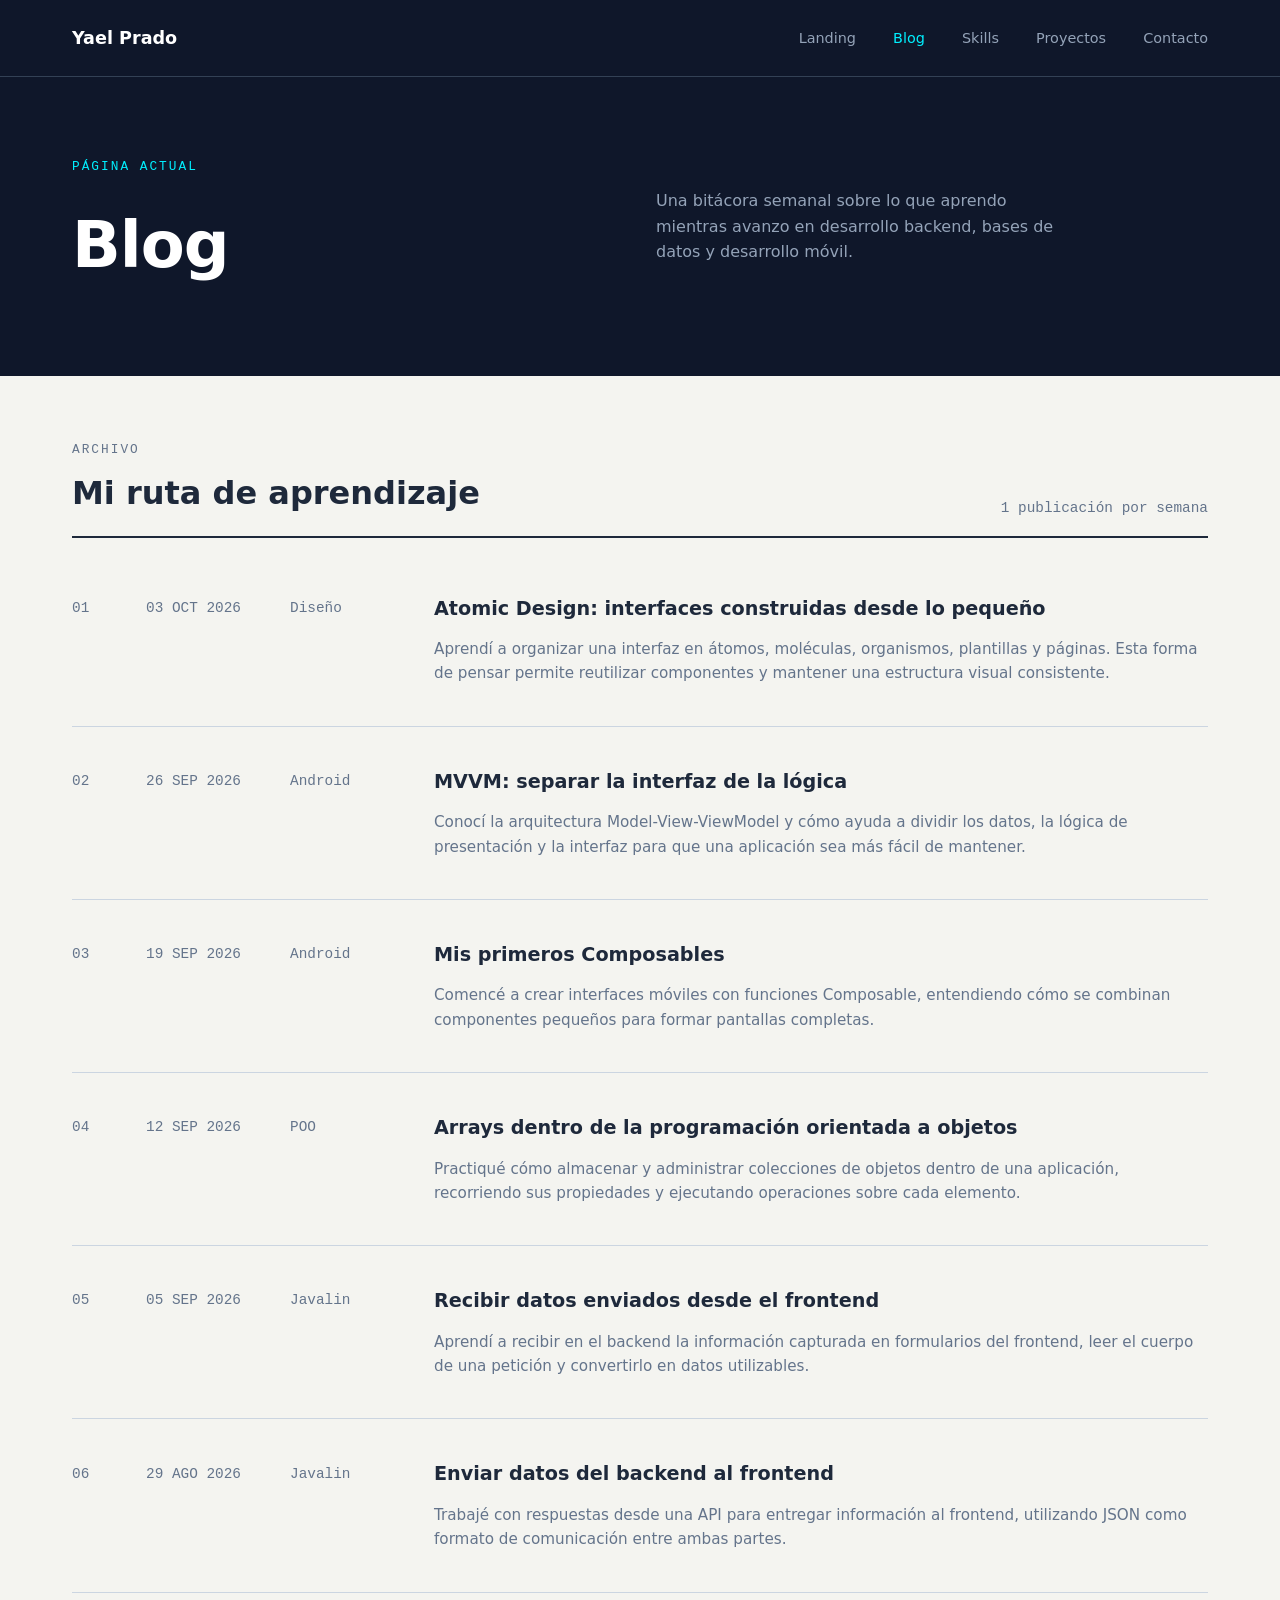
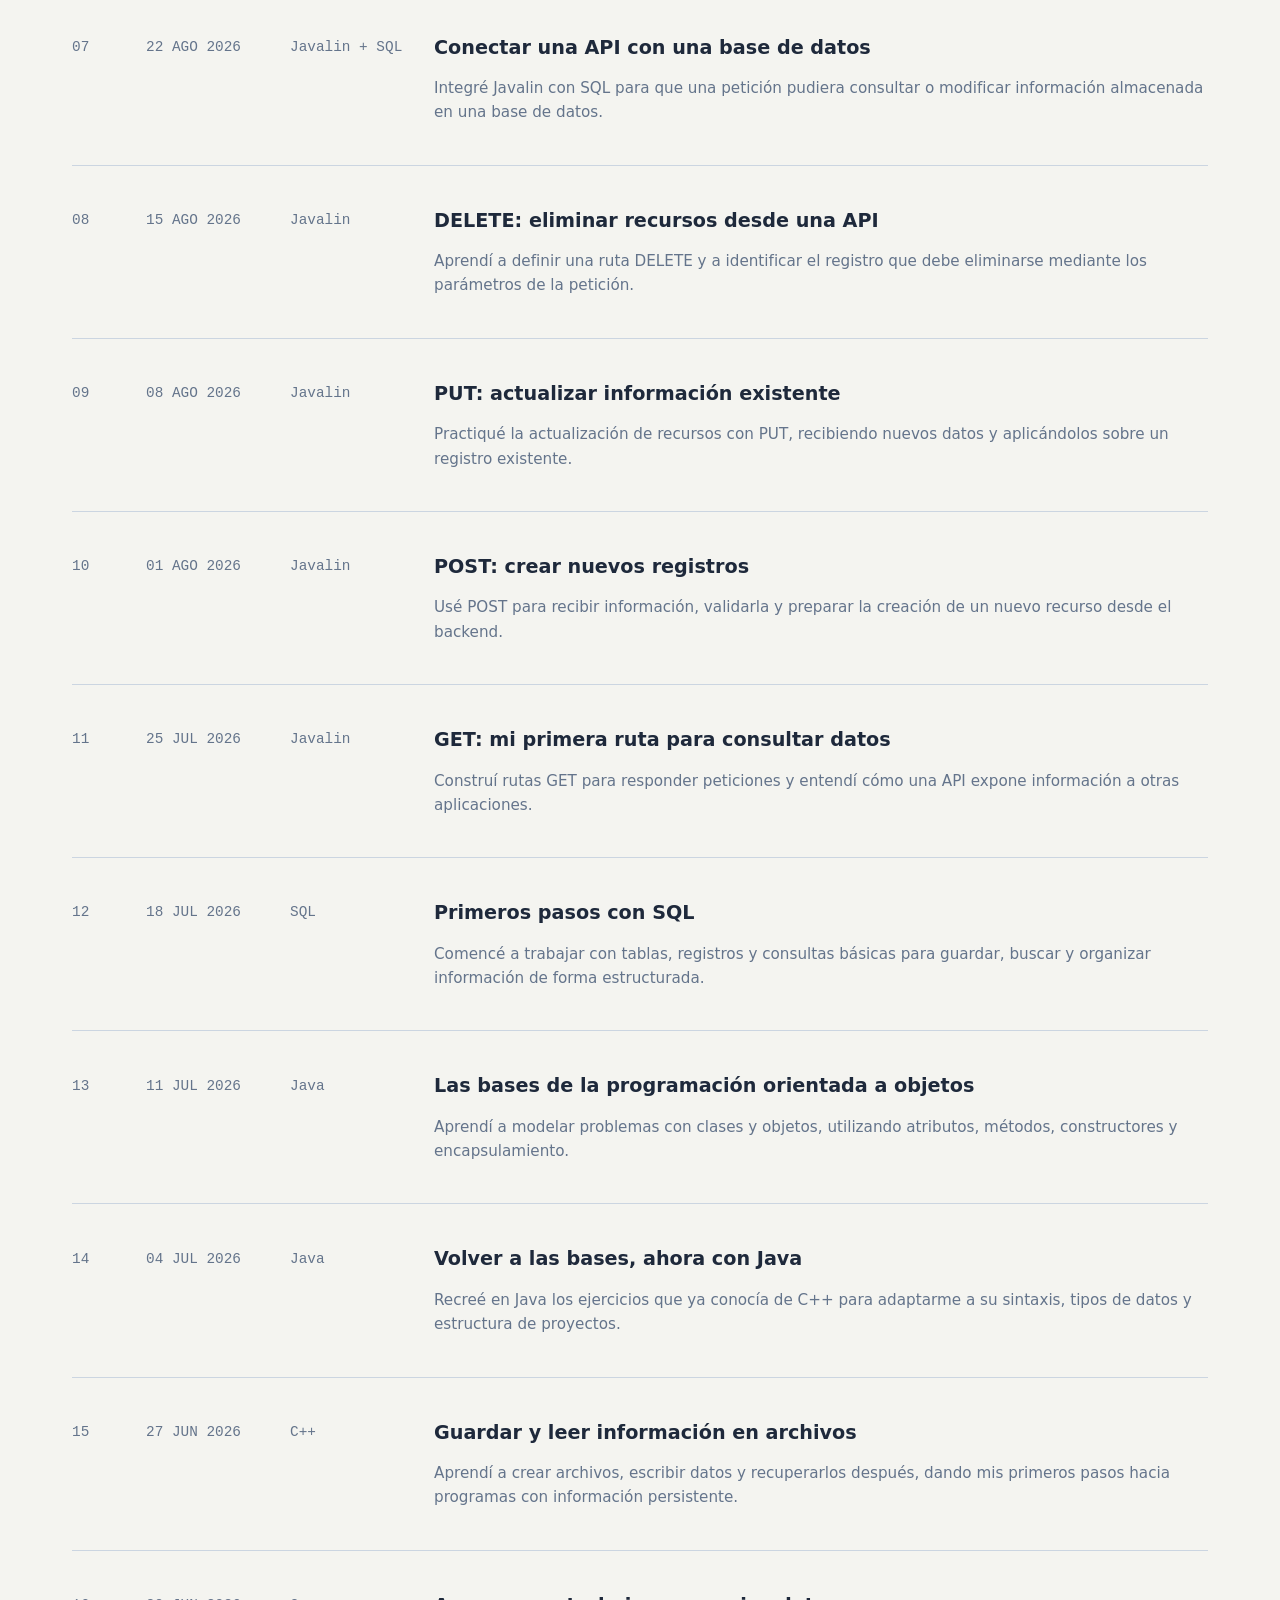
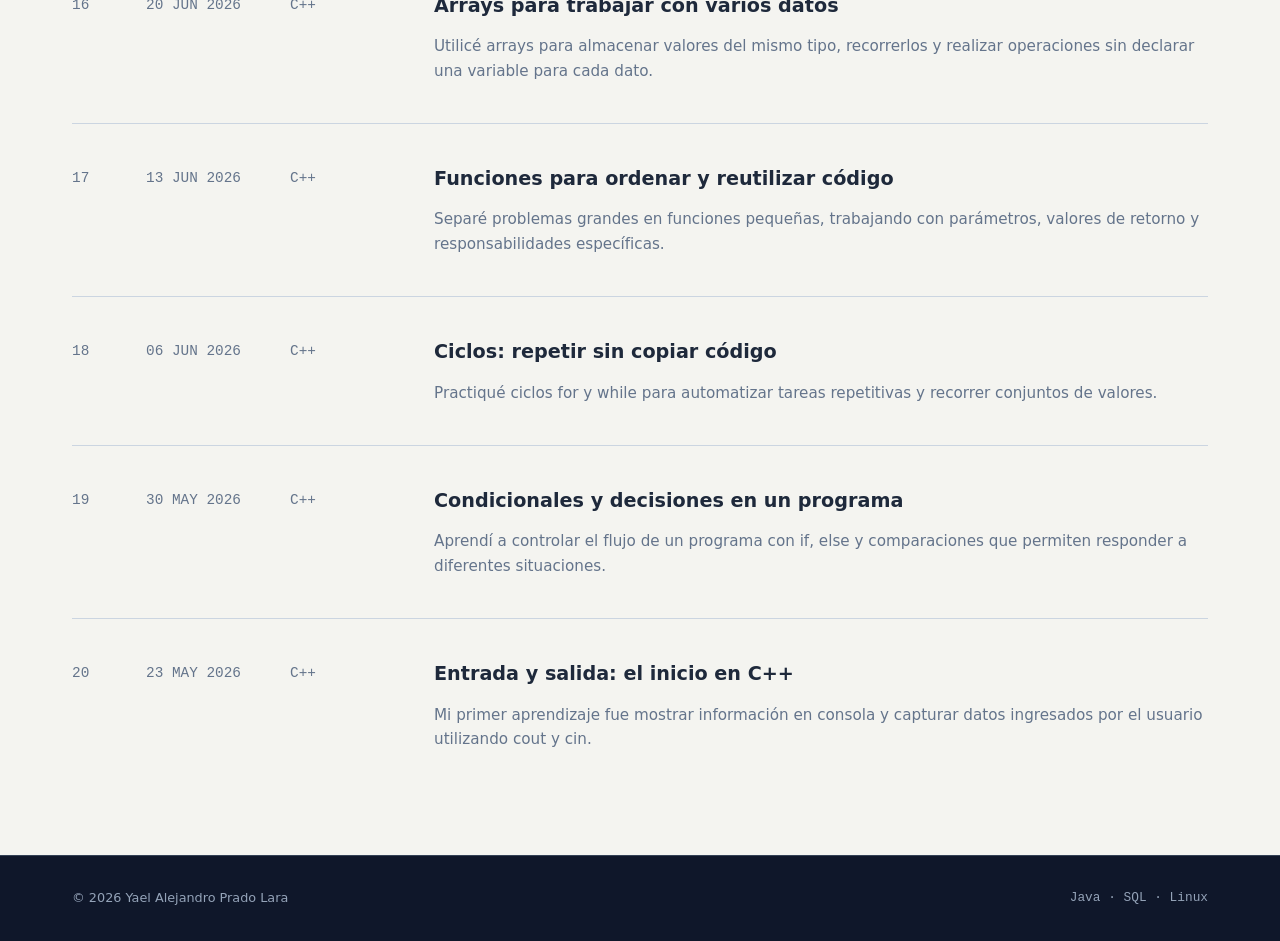
<file: Pages/blog.html>
<!DOCTYPE html>
<html lang="es">
<head>
    <meta charset="UTF-8">
    <meta name="viewport" content="width=device-width, initial-scale=1.0">
    <title>Yael Prado - Blog</title>
    <link rel="stylesheet" href="../CSS/common.css">
    <link rel="stylesheet" href="../CSS/blog.css">
</head>
<body>

    <!-- Navegación -->
    <header>
        <div class="nav-container">
            <div class="logo">Yael Prado</div>
            <nav>
                <a href="../index.html">Landing</a>
                <a href="../Pages/blog.html" class="active">Blog</a>
                <a href="../Pages/skills.html">Skills</a>
                <a href="../Pages/proyectos.html">Proyectos</a>
                <a href="../Pages/contacto.html">Contacto</a>
            </nav>
        </div>
    </header>

    <!-- Header del Blog -->
    <main>
        <div class="page-header">
            <div class="header-left">
                <span class="page-subtitle">PÁGINA ACTUAL</span>
                <h1 class="page-title">Blog</h1>
            </div>
            <div class="header-right">
                <p>Una bitácora semanal sobre lo que aprendo mientras avanzo en desarrollo backend, bases de datos y desarrollo móvil.</p>
            </div>
        </div>
    </main>

    <!-- Lista de Entradas -->
    <section class="blog-section">
        <div class="section-container">
            
            <div class="blog-header">
                <div class="blog-header-left">
                    <span class="section-pretitle">ARCHIVO</span>
                    <h2>Mi ruta de aprendizaje</h2>
                </div>
                <div class="blog-header-right">
                    1 publicación por semana
                </div>
            </div>

            <div class="blog-list">
                
                <div class="blog-item">
                    <div class="blog-num">01</div>
                    <div class="blog-date">03 OCT 2026</div>
                    <div class="blog-cat">Diseño</div>
                    <div class="blog-content">
                        <h3 class="blog-title">Atomic Design: interfaces construidas desde lo pequeño</h3>
                        <p class="blog-desc">Aprendí a organizar una interfaz en átomos, moléculas, organismos, plantillas y páginas. Esta forma de pensar permite reutilizar componentes y mantener una estructura visual consistente.</p>
                    </div>
                </div>

                <div class="blog-item">
                    <div class="blog-num">02</div>
                    <div class="blog-date">26 SEP 2026</div>
                    <div class="blog-cat">Android</div>
                    <div class="blog-content">
                        <h3 class="blog-title">MVVM: separar la interfaz de la lógica</h3>
                        <p class="blog-desc">Conocí la arquitectura Model-View-ViewModel y cómo ayuda a dividir los datos, la lógica de presentación y la interfaz para que una aplicación sea más fácil de mantener.</p>
                    </div>
                </div>

                <div class="blog-item">
                    <div class="blog-num">03</div>
                    <div class="blog-date">19 SEP 2026</div>
                    <div class="blog-cat">Android</div>
                    <div class="blog-content">
                        <h3 class="blog-title">Mis primeros Composables</h3>
                        <p class="blog-desc">Comencé a crear interfaces móviles con funciones Composable, entendiendo cómo se combinan componentes pequeños para formar pantallas completas.</p>
                    </div>
                </div>

                <div class="blog-item">
                    <div class="blog-num">04</div>
                    <div class="blog-date">12 SEP 2026</div>
                    <div class="blog-cat">POO</div>
                    <div class="blog-content">
                        <h3 class="blog-title">Arrays dentro de la programación orientada a objetos</h3>
                        <p class="blog-desc">Practiqué cómo almacenar y administrar colecciones de objetos dentro de una aplicación, recorriendo sus propiedades y ejecutando operaciones sobre cada elemento.</p>
                    </div>
                </div>

                <div class="blog-item">
                    <div class="blog-num">05</div>
                    <div class="blog-date">05 SEP 2026</div>
                    <div class="blog-cat">Javalin</div>
                    <div class="blog-content">
                        <h3 class="blog-title">Recibir datos enviados desde el frontend</h3>
                        <p class="blog-desc">Aprendí a recibir en el backend la información capturada en formularios del frontend, leer el cuerpo de una petición y convertirlo en datos utilizables.</p>
                    </div>
                </div>

                <div class="blog-item">
                    <div class="blog-num">06</div>
                    <div class="blog-date">29 AGO 2026</div>
                    <div class="blog-cat">Javalin</div>
                    <div class="blog-content">
                        <h3 class="blog-title">Enviar datos del backend al frontend</h3>
                        <p class="blog-desc">Trabajé con respuestas desde una API para entregar información al frontend, utilizando JSON como formato de comunicación entre ambas partes.</p>
                    </div>
                </div>

                <div class="blog-item">
                    <div class="blog-num">07</div>
                    <div class="blog-date">22 AGO 2026</div>
                    <div class="blog-cat">Javalin + SQL</div>
                    <div class="blog-content">
                        <h3 class="blog-title">Conectar una API con una base de datos</h3>
                        <p class="blog-desc">Integré Javalin con SQL para que una petición pudiera consultar o modificar información almacenada en una base de datos.</p>
                    </div>
                </div>

                <div class="blog-item">
                    <div class="blog-num">08</div>
                    <div class="blog-date">15 AGO 2026</div>
                    <div class="blog-cat">Javalin</div>
                    <div class="blog-content">
                        <h3 class="blog-title">DELETE: eliminar recursos desde una API</h3>
                        <p class="blog-desc">Aprendí a definir una ruta DELETE y a identificar el registro que debe eliminarse mediante los parámetros de la petición.</p>
                    </div>
                </div>

                <div class="blog-item">
                    <div class="blog-num">09</div>
                    <div class="blog-date">08 AGO 2026</div>
                    <div class="blog-cat">Javalin</div>
                    <div class="blog-content">
                        <h3 class="blog-title">PUT: actualizar información existente</h3>
                        <p class="blog-desc">Practiqué la actualización de recursos con PUT, recibiendo nuevos datos y aplicándolos sobre un registro existente.</p>
                    </div>
                </div>

                <div class="blog-item">
                    <div class="blog-num">10</div>
                    <div class="blog-date">01 AGO 2026</div>
                    <div class="blog-cat">Javalin</div>
                    <div class="blog-content">
                        <h3 class="blog-title">POST: crear nuevos registros</h3>
                        <p class="blog-desc">Usé POST para recibir información, validarla y preparar la creación de un nuevo recurso desde el backend.</p>
                    </div>
                </div>

                <div class="blog-item">
                    <div class="blog-num">11</div>
                    <div class="blog-date">25 JUL 2026</div>
                    <div class="blog-cat">Javalin</div>
                    <div class="blog-content">
                        <h3 class="blog-title">GET: mi primera ruta para consultar datos</h3>
                        <p class="blog-desc">Construí rutas GET para responder peticiones y entendí cómo una API expone información a otras aplicaciones.</p>
                    </div>
                </div>

                <div class="blog-item">
                    <div class="blog-num">12</div>
                    <div class="blog-date">18 JUL 2026</div>
                    <div class="blog-cat">SQL</div>
                    <div class="blog-content">
                        <h3 class="blog-title">Primeros pasos con SQL</h3>
                        <p class="blog-desc">Comencé a trabajar con tablas, registros y consultas básicas para guardar, buscar y organizar información de forma estructurada.</p>
                    </div>
                </div>

                <div class="blog-item">
                    <div class="blog-num">13</div>
                    <div class="blog-date">11 JUL 2026</div>
                    <div class="blog-cat">Java</div>
                    <div class="blog-content">
                        <h3 class="blog-title">Las bases de la programación orientada a objetos</h3>
                        <p class="blog-desc">Aprendí a modelar problemas con clases y objetos, utilizando atributos, métodos, constructores y encapsulamiento.</p>
                    </div>
                </div>

                <div class="blog-item">
                    <div class="blog-num">14</div>
                    <div class="blog-date">04 JUL 2026</div>
                    <div class="blog-cat">Java</div>
                    <div class="blog-content">
                        <h3 class="blog-title">Volver a las bases, ahora con Java</h3>
                        <p class="blog-desc">Recreé en Java los ejercicios que ya conocía de C++ para adaptarme a su sintaxis, tipos de datos y estructura de proyectos.</p>
                    </div>
                </div>

                <div class="blog-item">
                    <div class="blog-num">15</div>
                    <div class="blog-date">27 JUN 2026</div>
                    <div class="blog-cat">C++</div>
                    <div class="blog-content">
                        <h3 class="blog-title">Guardar y leer información en archivos</h3>
                        <p class="blog-desc">Aprendí a crear archivos, escribir datos y recuperarlos después, dando mis primeros pasos hacia programas con información persistente.</p>
                    </div>
                </div>

                <div class="blog-item">
                    <div class="blog-num">16</div>
                    <div class="blog-date">20 JUN 2026</div>
                    <div class="blog-cat">C++</div>
                    <div class="blog-content">
                        <h3 class="blog-title">Arrays para trabajar con varios datos</h3>
                        <p class="blog-desc">Utilicé arrays para almacenar valores del mismo tipo, recorrerlos y realizar operaciones sin declarar una variable para cada dato.</p>
                    </div>
                </div>

                <div class="blog-item">
                    <div class="blog-num">17</div>
                    <div class="blog-date">13 JUN 2026</div>
                    <div class="blog-cat">C++</div>
                    <div class="blog-content">
                        <h3 class="blog-title">Funciones para ordenar y reutilizar código</h3>
                        <p class="blog-desc">Separé problemas grandes en funciones pequeñas, trabajando con parámetros, valores de retorno y responsabilidades específicas.</p>
                    </div>
                </div>

                <div class="blog-item">
                    <div class="blog-num">18</div>
                    <div class="blog-date">06 JUN 2026</div>
                    <div class="blog-cat">C++</div>
                    <div class="blog-content">
                        <h3 class="blog-title">Ciclos: repetir sin copiar código</h3>
                        <p class="blog-desc">Practiqué ciclos for y while para automatizar tareas repetitivas y recorrer conjuntos de valores.</p>
                    </div>
                </div>

                <div class="blog-item">
                    <div class="blog-num">19</div>
                    <div class="blog-date">30 MAY 2026</div>
                    <div class="blog-cat">C++</div>
                    <div class="blog-content">
                        <h3 class="blog-title">Condicionales y decisiones en un programa</h3>
                        <p class="blog-desc">Aprendí a controlar el flujo de un programa con if, else y comparaciones que permiten responder a diferentes situaciones.</p>
                    </div>
                </div>

                <div class="blog-item" style="border-bottom: none;">
                    <div class="blog-num">20</div>
                    <div class="blog-date">23 MAY 2026</div>
                    <div class="blog-cat">C++</div>
                    <div class="blog-content">
                        <h3 class="blog-title">Entrada y salida: el inicio en C++</h3>
                        <p class="blog-desc">Mi primer aprendizaje fue mostrar información en consola y capturar datos ingresados por el usuario utilizando cout y cin.</p>
                    </div>
                </div>

            </div>
        </div>
    </section>

    <!-- Footer -->
    <footer>
        <div class="footer-container">
            <div class="footer-copy">© 2026 Yael Alejandro Prado Lara</div>
            <div class="footer-tech">Java · SQL · Linux</div>
        </div>
    </footer>

</body>
</html>
</file>
<file: CSS/common.css>
/* Paleta de Colores: Código y Coda */
:root {
    --azul-terminal: #0F172A; /* Fondo principal oscuro */
    --azul-card: #151F38; /* Fondo de tarjetas */
    --blanco-marfil: #F4F4F0; /* Fondo claro para objetivos */
    --cian-overclock: #00F0FF; /* Acentos brillantes */
    --ambar-calido: #FFB020; /* Textos secundarios y bordes */

    --texto-claro: #E2E8F0;
    --texto-oscuro: #1E293B;
    --texto-mutado-claro: #94A3B8;
    --texto-mutado-oscuro: #64748B;

    --borde-claro: #334155;
    --borde-oscuro: #CBD5E1;
}

* {
    margin: 0;
    padding: 0;
    box-sizing: border-box;
}

body {
    font-family: 'Inter', system-ui, -apple-system, sans-serif;
    background-color: var(--azul-terminal);
    color: var(--texto-claro);
    line-height: 1.6;
}

/* --- NAVEGACIÓN (igual en todas las páginas) --- */
header {
    border-bottom: 1px solid var(--borde-claro);
    padding: 1.5rem 0;
}

.nav-container {
    max-width: 1200px;
    margin: 0 auto;
    padding: 0 2rem;
    display: flex;
    justify-content: space-between;
    align-items: center;
}

.logo {
    font-weight: 700;
    font-size: 1.1rem;
    color: #fff;
}

nav a {
    color: var(--texto-mutado-claro);
    text-decoration: none;
    margin-left: 2rem;
    font-size: 0.9rem;
    transition: color 0.3s;
}

nav a.active {
    color: var(--cian-overclock);
}

nav a:hover {
    color: #fff;
}

/* Nav responsivo: en pantallas chicas se envuelve en vez de desbordar */
@media (max-width: 640px) {
    .nav-container {
        flex-wrap: wrap;
        justify-content: center;
        row-gap: 0.75rem;
    }
    .logo {
        width: 100%;
        text-align: center;
    }
    nav {
        display: flex;
        flex-wrap: wrap;
        justify-content: center;
        gap: 0.5rem 1.2rem;
    }
    nav a {
        margin-left: 0;
    }
}

/* --- FOOTER (base compartida; cada página añade sus extras) --- */
footer {
    border-top: 1px solid var(--borde-claro);
    padding: 2rem 0;
}

.footer-container {
    max-width: 1200px;
    margin: 0 auto;
    padding: 0 2rem;
    display: flex;
    justify-content: space-between;
    color: var(--texto-mutado-claro);
    font-size: 0.8rem;
}

.footer-tech {
    font-family: 'Courier New', Courier, monospace;
}
</file>
<file: CSS/blog.css>
/* --- HERO SECTION BLOG --- */
.page-header {
    max-width: 1200px;
    margin: 0 auto;
    padding: 5rem 2rem;
    display: grid;
    grid-template-columns: 1fr 1fr;
    gap: 2rem;
    align-items: center;
}

.header-left .page-subtitle {
    color: var(--cian-overclock);
    font-family: 'Courier New', Courier, monospace;
    font-size: 0.8rem;
    letter-spacing: 2px;
    text-transform: uppercase;
    margin-bottom: 1rem;
    display: block;
}

.header-left .page-title {
    font-size: 4rem;
    font-weight: 700;
    color: #fff;
    letter-spacing: -1px;
}

.header-right p {
    color: var(--texto-mutado-claro);
    font-size: 1rem;
    max-width: 400px;
}

/* --- LISTA DE PUBLICACIONES --- */
.blog-section {
    background-color: var(--blanco-marfil);
    color: var(--texto-oscuro);
    padding: 4rem 0;
}

.section-container {
    max-width: 1200px;
    margin: 0 auto;
    padding: 0 2rem;
}

.blog-header {
    display: flex;
    justify-content: space-between;
    align-items: flex-end;
    margin-bottom: 1rem;
    padding-bottom: 1rem;
    border-bottom: 2px solid var(--texto-oscuro);
}

.blog-header-left .section-pretitle {
    color: var(--texto-mutado-oscuro);
    font-family: 'Courier New', Courier, monospace;
    font-size: 0.8rem;
    letter-spacing: 2px;
    text-transform: uppercase;
    margin-bottom: 0.5rem;
    display: block;
}

.blog-header-left h2 {
    font-size: 2rem;
    color: var(--texto-oscuro);
}

.blog-header-right {
    color: var(--texto-mutado-oscuro);
    font-family: 'Courier New', Courier, monospace;
    font-size: 0.9rem;
}

.blog-item {
    display: grid;
    grid-template-columns: 50px 120px 120px 1fr;
    gap: 1.5rem;
    padding: 2.5rem 0;
    border-bottom: 1px solid var(--borde-oscuro);
}

.blog-num, .blog-date, .blog-cat {
    color: var(--texto-mutado-oscuro);
    font-family: 'Courier New', Courier, monospace;
    font-size: 0.9rem;
    margin-top: 0.2rem;
}

.blog-title {
    font-size: 1.2rem;
    font-weight: 700;
    color: var(--texto-oscuro);
    margin-bottom: 0.8rem;
}

.blog-desc {
    color: var(--texto-mutado-oscuro);
    font-size: 0.95rem;
    line-height: 1.6;
}

/* --- FOOTER (extra de esta página) --- */
footer {
    background-color: var(--azul-terminal);
}

/* Responsive */
@media (max-width: 900px) {
    .page-header {
        grid-template-columns: 1fr;
    }
    .blog-item {
        grid-template-columns: 1fr;
        gap: 0.5rem;
    }
    .blog-num, .blog-date, .blog-cat {
        display: inline-block;
        margin-right: 1rem;
    }
    .blog-header {
        flex-direction: column;
        align-items: flex-start;
        gap: 1rem;
    }
}
</file>
